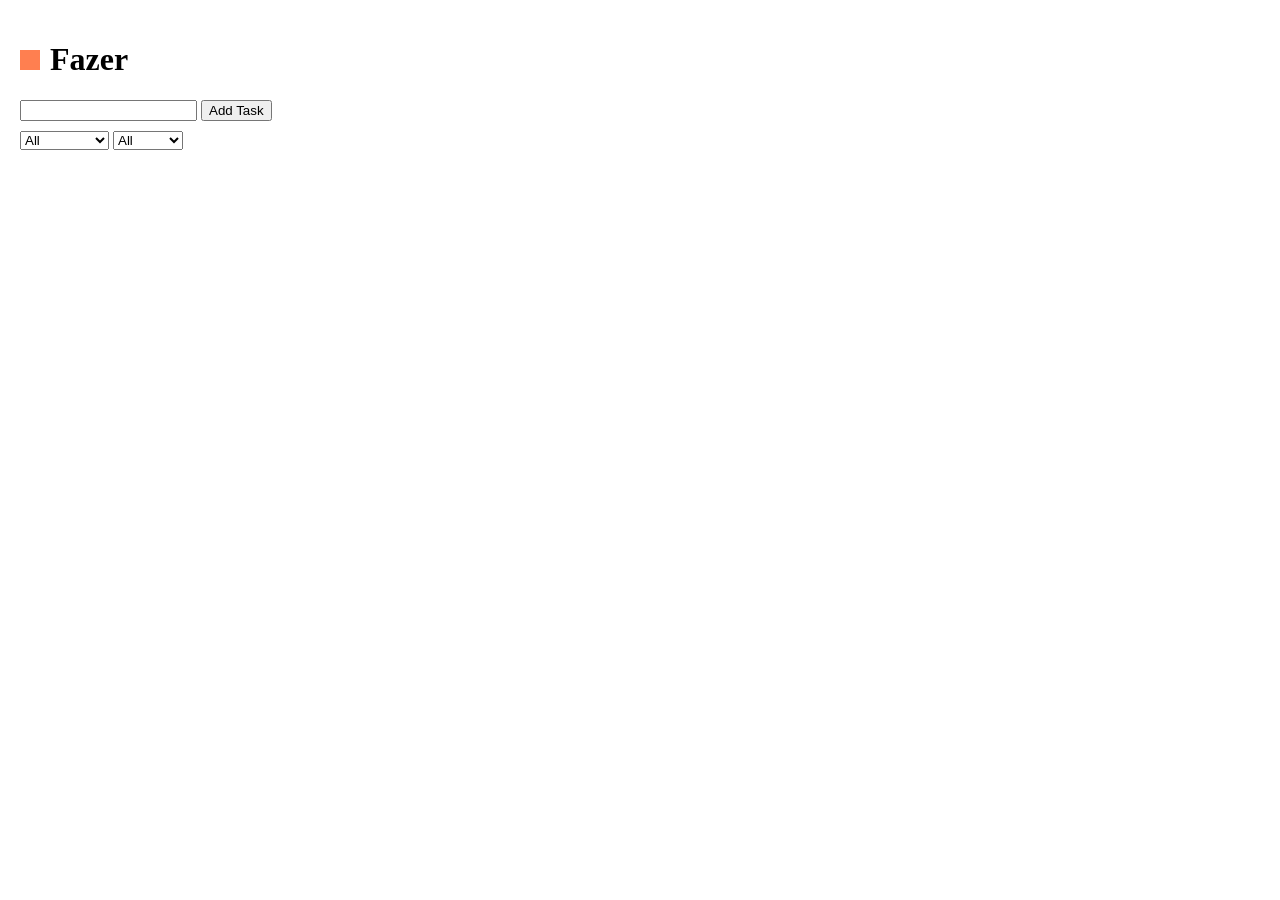
<file: index.html>
<!DOCTYPE html>
<html lang="en">

<head>
    <meta charset="UTF-8">
    <meta name="viewport" content="width=device-width, initial-scale=1.0">
    <title>Fazer</title>
    <link rel="stylesheet" href="style.css">
</head>

<body>
    <header>
        <div class="logo-area" style="display: flex; flex-direction: row; align-items: center; gap: 10px;">
            <div class="logo-icon" style="width: 20px; height: 20px; background-color: coral;"></div>
            <div class="logo-name">
                <h1>Fazer</h1>
            </div>
        </div>
    </header>
    <main>
        <dialog id="new-task-dialog" class="new-task-dialog">
            <div class="name-section">
                <label for="new-task-name">Name:</label>
                <input type="text" class="new-task-name" id="new-task-name">
            </div>
            <div class="priority-section">
                <label for="new-task-priority">Priority:</label>
                <select name="" id="new-task-priority">
                    <option value="" disabled selected>...</option>
                    <option value="High">High</option>
                    <option value="Medium">Medium</option>
                    <option value="Low">Low</option>
                    <option value="None">None</option>
                </select>
            </div>
            <button type="submit" command="close" commandFor="new-task-dialog" id="new-task-add-btn">Add task</button>
        </dialog>
        <dialog id="task-update-dialog" class="task-update-dialog">
            <h3>Update the task</h3>
            <div class="name-section">
                <label for="update-task-name">Name:</label>
                <input type="text" class="update-task-name" id="update-task-name">
            </div>
            <div class="priority-section">
                <label for="update-task-priority">Priority:</label>
                <select name="" id="update-task-priority">
                    <option value="" disabled selected>...</option>
                    <option value="High">High</option>
                    <option value="Medium">Medium</option>
                    <option value="Low">Low</option>
                    <option value="None">None</option>
                </select>
            </div>
            <button type="submit" command="close" commandFor="task-update-dialog" id="update-task-btn">Update task</button>
        </dialog>
        <div class="search-area">
            <div>
                <input type="search" name="search-box" id="search-box" class="search-box">
                <button class="add-task-btn" id="add-task-btn" commandFor="new-task-dialog" command="show-modal">Add Task</button> 
            </div>
            <div>
                <select name="status-filter" id="status-filter">
                    <option value="all" selected>All</option>
                    <option value="completed">Completed</option>
                    <option value="unchecked">Unchecked</option>
                </select>
                <select name="priority-filter" id="priority-filter">
                    <option value="all" selected>All</option>
                    <option value="high">High</option>
                    <option value="medium">Medium</option>
                    <option value="low">Low</option>
                    <option value="none">None</option>
                </select>
            </div>
        <div class="tasks-area" id="tasks-area"></div>
    </main>
</body>
<script type="module" src="src/scripts/app.js"></script>
</html>
</file>
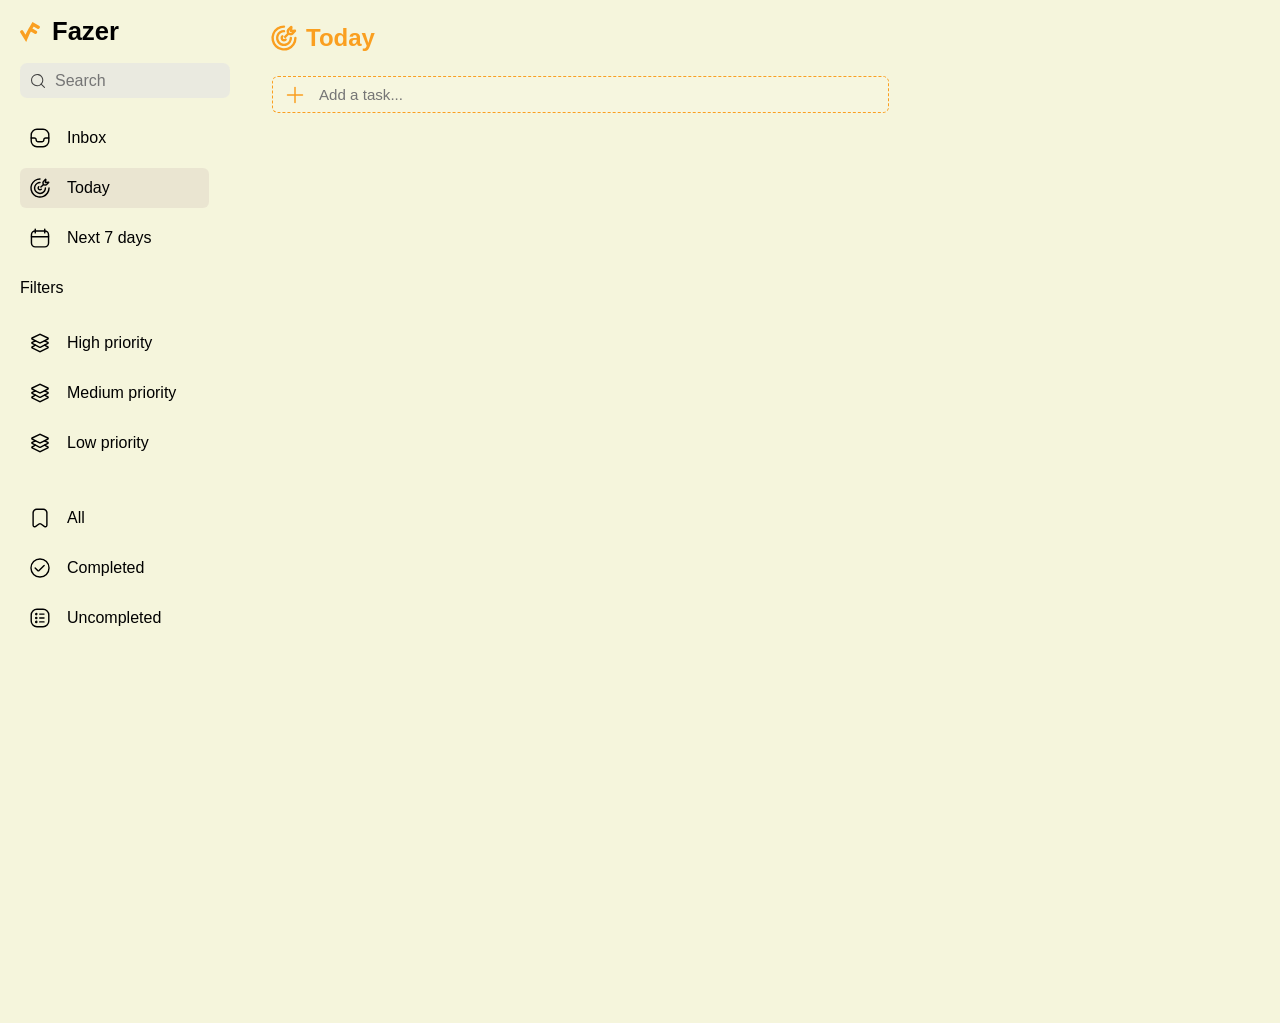
<file: frontend/index.html>
<!DOCTYPE html>
<html lang="en">

<head>
    <meta charset="UTF-8">
    <meta name="viewport" content="width=device-width, initial-scale=1.0">
    <title>Fazer</title>
    <link rel="stylesheet" href="styles/index.css">
    <link rel="icon" href="assets/fazer_logo.svg">
</head>

<body>
    <template id="task-template">
        <div class="task-template">
            <div>
                <input type="checkbox" name="" id="task-status" class="task-status">
                <input class="task-title" readonly></input> 
            </div>
            <div class="metadata-area">
                <div class="task-priority-area">
                    <p class="task-priority metadata"></p>
                    <select name="" class="task-priority-input input">
                        <option value="High">High priority</option>
                        <option value="Medium">Medium priority</option>
                        <option value="Low">Low priority</option>
                    </select>
                </div>
                <div class="task-date-area">
                    <p class="task-date metadata"></p>
                    <input type="date" name="" class="task-date-input input">
                </div>
            </div>
            <button class="confirm-btn">Confirm</button>
        </div>
    </template>

    <div id="sidebar-section">
        <div id="logo-area">
            <div class="block">
                <img src="assets/fazer_logo.svg" alt="" class="block">
            </div>
            <h1>Fazer</h1>
        </div>
        <div id="search-area">
            <svg width="24" height="24" viewBox="0 0 24 24" fill="none" xmlns="http://www.w3.org/2000/svg">
<path d="M10.7828 18.8276C12.3741 18.8298 13.9302 18.3601 15.2544 17.4781C16.5785 16.596 17.6112 15.3413 18.2216 13.8726C18.832 12.4039 18.9929 10.7872 18.6837 9.2271C18.3746 7.66702 17.6093 6.23364 16.4849 5.10831C15.3604 3.98299 13.9272 3.2163 12.3666 2.90525C10.8061 2.5942 9.18823 2.75277 7.71786 3.3609C6.24748 3.96902 4.99062 4.99937 4.10632 6.32158C3.22202 7.64379 2.75 9.19844 2.75 10.7888C2.75 12.919 3.59596 14.9621 5.10209 16.4693C6.60821 17.9766 8.65135 18.8248 10.7828 18.8276Z" stroke="currentColor" stroke-width="1.5" stroke-linecap="round" stroke-linejoin="round"/>
<path d="M16.4883 16.491L21.25 21.25" stroke="currentColor" stroke-width="1.5" stroke-linecap="round" stroke-linejoin="round"/>
</svg>

            <input type="search" name="search-box" id="search-box" placeholder="Search">
        </div>
        <div id="pages">
            <select class="filter-select" id="filter-date">
                <option value="today" selected>Today</option>
                <option value="inbox">Inbox</option>
                <option value="7days">Next 7 days</option>
            </select>
            <div id="top-pages-section">
                <div class="top-page page" id="inbox">
                    <svg class="page-icon" width="24" height="24" viewBox="0 0 24 24" fill="none" xmlns="http://www.w3.org/2000/svg">
        <path d="M2.75 12H6C6.53043 12 7.03914 12.2107 7.41421 12.5858C7.78929 12.9609 8 13.4696 8 14C8 14.5304 8.21071 15.0391 8.58579 15.4142C8.96086 15.7893 9.46957 16 10 16H14C14.5304 16 15.0391 15.7893 15.4142 15.4142C15.7893 15.0391 16 14.5304 16 14C16 13.4696 16.2107 12.9609 16.5858 12.5858C16.9609 12.2107 17.4696 12 18 12H21.25" stroke="currentColor" stroke-width="1.5" stroke-linecap="round" stroke-linejoin="round"/>
        <path d="M15.25 2.75H8.75C5.43629 2.75 2.75 5.43629 2.75 8.75V15.25C2.75 18.5637 5.43629 21.25 8.75 21.25H15.25C18.5637 21.25 21.25 18.5637 21.25 15.25V8.75C21.25 5.43629 18.5637 2.75 15.25 2.75Z" stroke="currentColor" stroke-width="1.5"/>
        </svg>
                    <p class="page-title">Inbox</p>
                </div>
                <div class="top-page page selected" id="today">
                    <svg class="page-icon" width="24" height="24" viewBox="0 0 24 24" fill="none" xmlns="http://www.w3.org/2000/svg">
    <path d="M10.6605 10.6605C10.3037 11.0152 10.1021 11.4969 10.1 12C10.1 12.5039 10.3002 12.9872 10.6565 13.3435C11.0128 13.6998 11.4961 13.9 12 13.9C12.5031 13.8979 12.9848 13.6963 13.3395 13.3395" stroke="currentColor" stroke-width="1.5" stroke-linecap="round" stroke-linejoin="round"/>
    <path d="M12 6.3C10.8726 6.3 9.7706 6.6343 8.83324 7.26063C7.89588 7.88695 7.1653 8.77717 6.73388 9.81871C6.30246 10.8602 6.18958 12.0063 6.40951 13.112C6.62945 14.2177 7.17232 15.2334 7.96948 16.0305C8.76664 16.8277 9.78228 17.3705 10.888 17.5905C11.9937 17.8104 13.1397 17.6975 14.1813 17.2661C15.2228 16.8347 16.113 16.1041 16.7394 15.1668C17.3657 14.2294 17.7 13.1274 17.7 12" stroke="currentColor" stroke-width="1.5" stroke-linecap="round" stroke-linejoin="round"/>
    <path d="M12 2.5C10.1211 2.5 8.28435 3.05717 6.72209 4.10104C5.15982 5.14491 3.94218 6.62861 3.22315 8.36451C2.50412 10.1004 2.31598 12.0105 2.68254 13.8534C3.0491 15.6962 3.95389 17.3889 5.28249 18.7175C6.61109 20.0461 8.30383 20.9509 10.1466 21.3175C11.9895 21.684 13.8996 21.4959 15.6355 20.7769C17.3714 20.0578 18.8551 18.8402 19.899 17.2779C20.9428 15.7156 21.5 13.8789 21.5 12" stroke="currentColor" stroke-width="1.5" stroke-linecap="round" stroke-linejoin="round"/>
    <path d="M15.5245 8.4755L12.95 11.05" stroke="currentColor" stroke-width="1.5" stroke-linecap="round" stroke-linejoin="round"/>
    <path d="M20.9395 5.84399L17.7 6.29999L18.156 3.0605C18.1596 3.02273 18.1517 2.98476 18.1335 2.95148C18.1153 2.9182 18.0876 2.89113 18.0538 2.87376C18.0201 2.85638 17.982 2.8495 17.9443 2.854C17.9066 2.8585 17.8712 2.87417 17.8425 2.899L15.6955 5.03649C15.475 5.25866 15.3127 5.53189 15.2232 5.83187C15.1337 6.13185 15.1197 6.4493 15.1825 6.75599L15.5245 8.47549L17.244 8.81749C17.5507 8.88026 17.8681 8.86627 18.1681 8.77677C18.4681 8.68727 18.7413 8.52504 18.9635 8.30449L21.101 6.15749C21.1258 6.12881 21.1415 6.09335 21.146 6.05568C21.1505 6.01802 21.1436 5.97987 21.1262 5.94614C21.1089 5.91242 21.0818 5.88467 21.0485 5.86646C21.0152 5.84826 20.9773 5.84043 20.9395 5.84399Z" stroke="currentColor" stroke-width="1.5" stroke-linecap="round" stroke-linejoin="round"/>
    </svg>

                    <p class="page-title">Today</p>
                </div>
                <div class="top-page page" id="7days">
                    <svg class="page-icon" width="24" height="24" viewBox="0 0 24 24" fill="none" xmlns="http://www.w3.org/2000/svg">
    <path d="M17 4.625H7C4.79086 4.625 3 6.41586 3 8.625V17.375C3 19.5841 4.79086 21.375 7 21.375H17C19.2091 21.375 21 19.5841 21 17.375V8.625C21 6.41586 19.2091 4.625 17 4.625Z" stroke="currentColor" stroke-width="1.5" stroke-linecap="round" stroke-linejoin="round"/>
    <path d="M3 10.625H21" stroke="currentColor" stroke-width="1.5" stroke-linecap="round" stroke-linejoin="round"/>
    <path d="M17 2.625V6.625" stroke="currentColor" stroke-width="1.5" stroke-linecap="round" stroke-linejoin="round"/>
    <path d="M7 2.625V6.625" stroke="currentColor" stroke-width="1.5" stroke-linecap="round" stroke-linejoin="round"/>
    </svg>
                    <p class="page-title">Next 7 days</p>
                </div>
            </div>
            <div id="filter-pages-section">
                <div id="priority-filter-section">
                    <div>
                        <p>Filters</p>
                        <select class="filter-select" id="filter-priority">
                            <option value="All" selected>All</option>
                            <option value="High">High Priority</option>
                            <option value="Medium">Medium Priority</option>
                            <option value="Low">Low Priority</option>
                        </select>
                    </div>
                    <div class="filter-item priority-options page" id="High">
                        <svg class="page-icon" width="24" height="24" viewBox="0 0 24 24" fill="none" xmlns="http://www.w3.org/2000/svg">
        <path d="M20.2702 7.79619L16.6593 9.67155L12.2679 11.908C12.1861 11.9539 12.0938 11.978 12 11.978C11.9062 11.978 11.8139 11.9539 11.7321 11.908L7.34072 9.67155L3.72978 7.79619C3.63181 7.74658 3.54951 7.67079 3.49201 7.57723C3.43451 7.48367 3.40408 7.37601 3.40408 7.26619C3.40408 7.15638 3.43451 7.04872 3.49201 6.95516C3.54951 6.8616 3.63181 6.78581 3.72978 6.7362L11.7437 2.81076C11.8233 2.77081 11.911 2.75 12 2.75C12.089 2.75 12.1767 2.77081 12.2563 2.81076L20.2702 6.7362C20.3682 6.78581 20.4505 6.8616 20.508 6.95516C20.5655 7.04872 20.5959 7.15638 20.5959 7.26619C20.5959 7.37601 20.5655 7.48367 20.508 7.57723C20.4505 7.67079 20.3682 7.74658 20.2702 7.79619Z" stroke="currentColor" stroke-width="1.5" stroke-linecap="round" stroke-linejoin="round"/>
        <path d="M7.34079 9.67154L3.72985 11.3955C3.63188 11.4451 3.54958 11.5209 3.49208 11.6144C3.43458 11.708 3.40415 11.8156 3.40415 11.9255C3.40415 12.0353 3.43458 12.1429 3.49208 12.2365C3.54958 12.3301 3.63188 12.4059 3.72985 12.4555L7.34079 14.3308L11.7322 16.5673C11.814 16.6132 11.9062 16.6373 12.0001 16.6373C12.0939 16.6373 12.1862 16.6132 12.268 16.5673L16.6593 14.3308L20.2703 12.4555C20.357 12.4024 20.4287 12.3279 20.4784 12.2392C20.5281 12.1505 20.5542 12.0505 20.5542 11.9488C20.5542 11.8471 20.5281 11.7471 20.4784 11.6583C20.4287 11.5696 20.357 11.4952 20.2703 11.4421L16.6593 9.67154" stroke="currentColor" stroke-width="1.5" stroke-linecap="round" stroke-linejoin="round"/>
        <path d="M7.34079 14.3308L3.72985 16.0548C3.63188 16.1044 3.54958 16.1802 3.49208 16.2737C3.43458 16.3673 3.40415 16.475 3.40415 16.5848C3.40415 16.6946 3.43458 16.8022 3.49208 16.8958C3.54958 16.9894 3.63188 17.0652 3.72985 17.1148L11.7322 21.18C11.814 21.2259 11.9062 21.25 12.0001 21.25C12.0939 21.25 12.1862 21.2259 12.268 21.18L20.2703 17.1148C20.357 17.0617 20.4287 16.9872 20.4784 16.8985C20.5281 16.8098 20.5542 16.7098 20.5542 16.6081C20.5542 16.5064 20.5281 16.4064 20.4784 16.3176C20.4287 16.2289 20.357 16.1545 20.2703 16.1014L16.6593 14.3308" stroke="currentColor" stroke-width="1.5" stroke-linecap="round" stroke-linejoin="round"/>
        </svg>
                        <p class="page-title">High priority</p>
                    </div>
                    <div class="filter-item priority-options page" id="Medium">
                        <svg class="page-icon" width="24" height="24" viewBox="0 0 24 24" fill="none" xmlns="http://www.w3.org/2000/svg">
        <path d="M20.2702 7.79619L16.6593 9.67155L12.2679 11.908C12.1861 11.9539 12.0938 11.978 12 11.978C11.9062 11.978 11.8139 11.9539 11.7321 11.908L7.34072 9.67155L3.72978 7.79619C3.63181 7.74658 3.54951 7.67079 3.49201 7.57723C3.43451 7.48367 3.40408 7.37601 3.40408 7.26619C3.40408 7.15638 3.43451 7.04872 3.49201 6.95516C3.54951 6.8616 3.63181 6.78581 3.72978 6.7362L11.7437 2.81076C11.8233 2.77081 11.911 2.75 12 2.75C12.089 2.75 12.1767 2.77081 12.2563 2.81076L20.2702 6.7362C20.3682 6.78581 20.4505 6.8616 20.508 6.95516C20.5655 7.04872 20.5959 7.15638 20.5959 7.26619C20.5959 7.37601 20.5655 7.48367 20.508 7.57723C20.4505 7.67079 20.3682 7.74658 20.2702 7.79619Z" stroke="currentColor" stroke-width="1.5" stroke-linecap="round" stroke-linejoin="round"/>
        <path d="M7.34079 9.67154L3.72985 11.3955C3.63188 11.4451 3.54958 11.5209 3.49208 11.6144C3.43458 11.708 3.40415 11.8156 3.40415 11.9255C3.40415 12.0353 3.43458 12.1429 3.49208 12.2365C3.54958 12.3301 3.63188 12.4059 3.72985 12.4555L7.34079 14.3308L11.7322 16.5673C11.814 16.6132 11.9062 16.6373 12.0001 16.6373C12.0939 16.6373 12.1862 16.6132 12.268 16.5673L16.6593 14.3308L20.2703 12.4555C20.357 12.4024 20.4287 12.3279 20.4784 12.2392C20.5281 12.1505 20.5542 12.0505 20.5542 11.9488C20.5542 11.8471 20.5281 11.7471 20.4784 11.6583C20.4287 11.5696 20.357 11.4952 20.2703 11.4421L16.6593 9.67154" stroke="currentColor" stroke-width="1.5" stroke-linecap="round" stroke-linejoin="round"/>
        <path d="M7.34079 14.3308L3.72985 16.0548C3.63188 16.1044 3.54958 16.1802 3.49208 16.2737C3.43458 16.3673 3.40415 16.475 3.40415 16.5848C3.40415 16.6946 3.43458 16.8022 3.49208 16.8958C3.54958 16.9894 3.63188 17.0652 3.72985 17.1148L11.7322 21.18C11.814 21.2259 11.9062 21.25 12.0001 21.25C12.0939 21.25 12.1862 21.2259 12.268 21.18L20.2703 17.1148C20.357 17.0617 20.4287 16.9872 20.4784 16.8985C20.5281 16.8098 20.5542 16.7098 20.5542 16.6081C20.5542 16.5064 20.5281 16.4064 20.4784 16.3176C20.4287 16.2289 20.357 16.1545 20.2703 16.1014L16.6593 14.3308" stroke="currentColor" stroke-width="1.5" stroke-linecap="round" stroke-linejoin="round"/>
        </svg>
                        <p class="page-title">Medium priority</p>
                    </div>
                    <div class="filter-item priority-options page" id="Low">
                        <svg class="page-icon" width="24" height="24" viewBox="0 0 24 24" fill="none" xmlns="http://www.w3.org/2000/svg">
        <path d="M20.2702 7.79619L16.6593 9.67155L12.2679 11.908C12.1861 11.9539 12.0938 11.978 12 11.978C11.9062 11.978 11.8139 11.9539 11.7321 11.908L7.34072 9.67155L3.72978 7.79619C3.63181 7.74658 3.54951 7.67079 3.49201 7.57723C3.43451 7.48367 3.40408 7.37601 3.40408 7.26619C3.40408 7.15638 3.43451 7.04872 3.49201 6.95516C3.54951 6.8616 3.63181 6.78581 3.72978 6.7362L11.7437 2.81076C11.8233 2.77081 11.911 2.75 12 2.75C12.089 2.75 12.1767 2.77081 12.2563 2.81076L20.2702 6.7362C20.3682 6.78581 20.4505 6.8616 20.508 6.95516C20.5655 7.04872 20.5959 7.15638 20.5959 7.26619C20.5959 7.37601 20.5655 7.48367 20.508 7.57723C20.4505 7.67079 20.3682 7.74658 20.2702 7.79619Z" stroke="currentColor" stroke-width="1.5" stroke-linecap="round" stroke-linejoin="round"/>
        <path d="M7.34079 9.67154L3.72985 11.3955C3.63188 11.4451 3.54958 11.5209 3.49208 11.6144C3.43458 11.708 3.40415 11.8156 3.40415 11.9255C3.40415 12.0353 3.43458 12.1429 3.49208 12.2365C3.54958 12.3301 3.63188 12.4059 3.72985 12.4555L7.34079 14.3308L11.7322 16.5673C11.814 16.6132 11.9062 16.6373 12.0001 16.6373C12.0939 16.6373 12.1862 16.6132 12.268 16.5673L16.6593 14.3308L20.2703 12.4555C20.357 12.4024 20.4287 12.3279 20.4784 12.2392C20.5281 12.1505 20.5542 12.0505 20.5542 11.9488C20.5542 11.8471 20.5281 11.7471 20.4784 11.6583C20.4287 11.5696 20.357 11.4952 20.2703 11.4421L16.6593 9.67154" stroke="currentColor" stroke-width="1.5" stroke-linecap="round" stroke-linejoin="round"/>
        <path d="M7.34079 14.3308L3.72985 16.0548C3.63188 16.1044 3.54958 16.1802 3.49208 16.2737C3.43458 16.3673 3.40415 16.475 3.40415 16.5848C3.40415 16.6946 3.43458 16.8022 3.49208 16.8958C3.54958 16.9894 3.63188 17.0652 3.72985 17.1148L11.7322 21.18C11.814 21.2259 11.9062 21.25 12.0001 21.25C12.0939 21.25 12.1862 21.2259 12.268 21.18L20.2703 17.1148C20.357 17.0617 20.4287 16.9872 20.4784 16.8985C20.5281 16.8098 20.5542 16.7098 20.5542 16.6081C20.5542 16.5064 20.5281 16.4064 20.4784 16.3176C20.4287 16.2289 20.357 16.1545 20.2703 16.1014L16.6593 14.3308" stroke="currentColor" stroke-width="1.5" stroke-linecap="round" stroke-linejoin="round"/>
        </svg>
                        <p class="page-title">Low priority</p>
                    </div>
                </div>
                <div id="status-filter-section">
                    <div>
                        <select class="filter-select" id="filter-status">
                            <option value="all">All</option>
                            <option value="completed"></option>
                            <option value="uncompleted" selected>Uncompleted</option>
                        </select>
                    </div>
                    <div class="filter-item status-options page" id="all">
                        <svg class="page-icon" width="24" height="24" viewBox="0 0 24 24" fill="none" xmlns="http://www.w3.org/2000/svg">
    <path d="M10.94 18.339L7.51 20.8869C7.26537 21.0782 6.9732 21.1993 6.66487 21.2372C6.35654 21.2751 6.0437 21.2284 5.75995 21.102C5.4762 20.9757 5.23225 20.7745 5.05432 20.5201C4.87638 20.2656 4.77118 19.9676 4.75 19.6579V6.34928C4.78647 5.35977 5.21452 4.42518 5.94014 3.75077C6.66575 3.07636 7.6296 2.71726 8.62 2.75235H15.38C16.3704 2.71726 17.3342 3.07636 18.0599 3.75077C18.7855 4.42518 19.2135 5.35977 19.25 6.34928V19.6579C19.2288 19.9676 19.1236 20.2656 18.9457 20.5201C18.7677 20.7745 18.5238 20.9757 18.24 21.102C17.9563 21.2284 17.6435 21.2751 17.3351 21.2372C17.0268 21.1993 16.7346 21.0782 16.49 20.8869L13.06 18.339C12.7521 18.1149 12.381 17.9941 12 17.9941C11.619 17.9941 11.2479 18.1149 10.94 18.339Z" stroke="currentColor" stroke-width="1.5" stroke-linecap="round" stroke-linejoin="round"/>
    </svg>

                        <p class="page-title">All</p>
                    </div>
                    <div class="filter-item status-options page" id="completed">
                        <svg class="page-icon" width="24" height="24" viewBox="0 0 24 24" fill="none" xmlns="http://www.w3.org/2000/svg">
    <path d="M6.90009 12.0865L9.56354 14.75C9.65723 14.8447 9.76881 14.92 9.89185 14.9714C10.0148 15.0228 10.1468 15.0493 10.2801 15.0493C10.4134 15.0493 10.5454 15.0228 10.6684 14.9714C10.7914 14.92 10.903 14.8447 10.9967 14.75L16.3641 9.38245" stroke="currentColor" stroke-width="1.5" stroke-linecap="round" stroke-linejoin="round"/>
    <path d="M12 21.5C17.2467 21.5 21.5 17.2467 21.5 12C21.5 6.7533 17.2467 2.5 12 2.5C6.7533 2.5 2.5 6.7533 2.5 12C2.5 17.2467 6.7533 21.5 12 21.5Z" stroke="currentColor" stroke-width="1.5" stroke-linecap="round" stroke-linejoin="round"/>
    </svg>

                        <p class="page-title">Completed</p>
                    </div>
                    <div class="filter-item status-options page" id="uncompleted">
                        <svg class="page-icon" width="24" height="24" viewBox="0 0 24 24" fill="none" xmlns="http://www.w3.org/2000/svg">
    <path d="M11.6918 7.88889H16.212" stroke="currentColor" stroke-width="1.5" stroke-linecap="round" stroke-linejoin="round"/>
    <path d="M11.6918 12H16.212" stroke="currentColor" stroke-width="1.5" stroke-linecap="round" stroke-linejoin="round"/>
    <path d="M11.6918 16.1111H16.212" stroke="currentColor" stroke-width="1.5" stroke-linecap="round" stroke-linejoin="round"/>
    <path d="M8.06625 8.50555C8.40683 8.50555 8.68292 8.22946 8.68292 7.88888C8.68292 7.54831 8.40683 7.27222 8.06625 7.27222C7.72568 7.27222 7.44958 7.54831 7.44958 7.88888C7.44958 8.22946 7.72568 8.50555 8.06625 8.50555Z" stroke="currentColor" stroke-width="1.5" stroke-linecap="round" stroke-linejoin="round"/>
    <path d="M8.06625 12.6167C8.40683 12.6167 8.68292 12.3406 8.68292 12C8.68292 11.6594 8.40683 11.3833 8.06625 11.3833C7.72568 11.3833 7.44958 11.6594 7.44958 12C7.44958 12.3406 7.72568 12.6167 8.06625 12.6167Z" stroke="currentColor" stroke-width="1.5" stroke-linecap="round" stroke-linejoin="round"/>
    <path d="M8.06625 16.7278C8.40683 16.7278 8.68292 16.4517 8.68292 16.1111C8.68292 15.7705 8.40683 15.4944 8.06625 15.4944C7.72568 15.4944 7.44958 15.7705 7.44958 16.1111C7.44958 16.4517 7.72568 16.7278 8.06625 16.7278Z" stroke="currentColor" stroke-width="1.5" stroke-linecap="round" stroke-linejoin="round"/>
    <rect x="2.75" y="2.75" width="18.5" height="18.5" rx="6" stroke="currentColor" stroke-width="1.5"/>
    </svg>

                        <p class="page-title">Uncompleted</p>
                    </div>
                </div>
            </div>
        </div>
    </div>
    <div id="main-section">
        <div id="header-area">
            <div id="title-area">
                <svg id="main-icon" width="24" height="24" viewBox="0 0 24 24" fill="none" xmlns="http://www.w3.org/2000/svg">
                    <path d="M10.6605 10.6605C10.3037 11.0152 10.1021 11.4969 10.1 12C10.1 12.5039 10.3002 12.9872 10.6565 13.3435C11.0128 13.6998 11.4961 13.9 12 13.9C12.5031 13.8979 12.9848 13.6963 13.3395 13.3395" stroke="currentColor" stroke-width="1.5" stroke-linecap="round" stroke-linejoin="round"/>
                    <path d="M12 6.3C10.8726 6.3 9.7706 6.6343 8.83324 7.26063C7.89588 7.88695 7.1653 8.77717 6.73388 9.81871C6.30246 10.8602 6.18958 12.0063 6.40951 13.112C6.62945 14.2177 7.17232 15.2334 7.96948 16.0305C8.76664 16.8277 9.78228 17.3705 10.888 17.5905C11.9937 17.8104 13.1397 17.6975 14.1813 17.2661C15.2228 16.8347 16.113 16.1041 16.7394 15.1668C17.3657 14.2294 17.7 13.1274 17.7 12" stroke="currentColor" stroke-width="1.5" stroke-linecap="round" stroke-linejoin="round"/>
                    <path d="M12 2.5C10.1211 2.5 8.28435 3.05717 6.72209 4.10104C5.15982 5.14491 3.94218 6.62861 3.22315 8.36451C2.50412 10.1004 2.31598 12.0105 2.68254 13.8534C3.0491 15.6962 3.95389 17.3889 5.28249 18.7175C6.61109 20.0461 8.30383 20.9509 10.1466 21.3175C11.9895 21.684 13.8996 21.4959 15.6355 20.7769C17.3714 20.0578 18.8551 18.8402 19.899 17.2779C20.9428 15.7156 21.5 13.8789 21.5 12" stroke="currentColor" stroke-width="1.5" stroke-linecap="round" stroke-linejoin="round"/>
                    <path d="M15.5245 8.4755L12.95 11.05" stroke="currentColor" stroke-width="1.5" stroke-linecap="round" stroke-linejoin="round"/>
                    <path d="M20.9395 5.84399L17.7 6.29999L18.156 3.0605C18.1596 3.02273 18.1517 2.98476 18.1335 2.95148C18.1153 2.9182 18.0876 2.89113 18.0538 2.87376C18.0201 2.85638 17.982 2.8495 17.9443 2.854C17.9066 2.8585 17.8712 2.87417 17.8425 2.899L15.6955 5.03649C15.475 5.25866 15.3127 5.53189 15.2232 5.83187C15.1337 6.13185 15.1197 6.4493 15.1825 6.75599L15.5245 8.47549L17.244 8.81749C17.5507 8.88026 17.8681 8.86627 18.1681 8.77677C18.4681 8.68727 18.7413 8.52504 18.9635 8.30449L21.101 6.15749C21.1258 6.12881 21.1415 6.09335 21.146 6.05568C21.1505 6.01802 21.1436 5.97987 21.1262 5.94614C21.1089 5.91242 21.0818 5.88467 21.0485 5.86646C21.0152 5.84826 20.9773 5.84043 20.9395 5.84399Z" stroke="currentColor" stroke-width="1.5" stroke-linecap="round" stroke-linejoin="round"/>
                </svg>
                <p id="main-title">Today</p>
            </div>
        </div>
        <div id="task-btn-area">
            <div id="task-btn-header">
                <svg id="task-btn-icon" width="24" height="24" viewBox="0 0 24 24" fill="none" xmlns="http://www.w3.org/2000/svg">
                    <path d="M12 4.5V19.5" stroke="currentColor" stroke-width="1.5" stroke-linecap="round" stroke-linejoin="round"/>
                    <path d="M19.5 12H4.5" stroke="currentColor" stroke-width="1.5" stroke-linecap="round" stroke-linejoin="round"/>
                </svg>
                <input type="text" name="" id="task-btn-text" placeholder="Add a task...">
            </div>
            <div id="task-btn-details">
                <div id="task-btn-calendar-area" class="propriety">
                    <p id="task-btn-text-calendar">📅 <span class="header-btn-task-text">Date</span></p>
                    <input type="date" name="" id="task-btn-calendar">
                </div>
                <div id="task-btn-priority-area" class="propriety">
                    <p id="task-btn-text-priority">🚩 <span class="header-btn-task-text">Priority</span></p>
                    <select name="" id="task-btn-priority">
                        <option value="" selected disabled>...</option>
                        <option value="High">High priority</option>
                        <option value="Medium">Medium priority</option>
                        <option value="Low">Low priority</option>
                    </select>
                </div>
                <button id="task-add-btn">+ Add task</button>
            </div>
        </div>
        <div id="tasks-area">
        </div>
        <div id="menu-context">
            <div class="menu-option" id="edit-task-btn">
                <p>Edit task</p>
            </div>
            <div class="menu-option" id="delete-task-btn">
                <p>Delete task</p>
            </div>
        </div>
    </div>
</body>
<script type="module" src="scripts/app.js"></script>
</html>
</file>
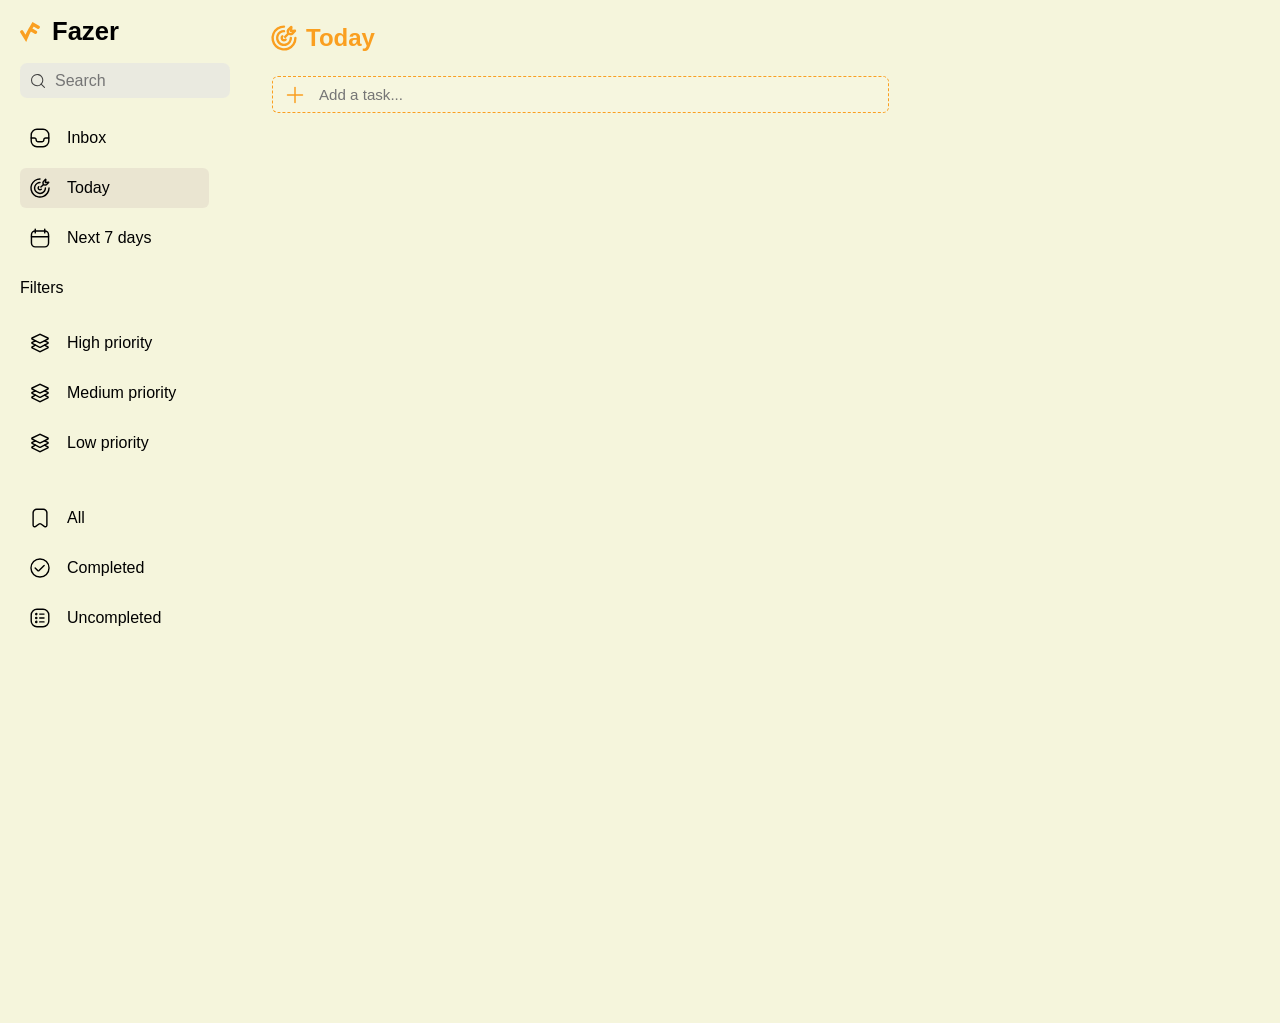
<file: frontend/pages/index.html>
<!DOCTYPE html>
<html lang="en">

<head>
    <meta charset="UTF-8">
    <meta name="viewport" content="width=device-width, initial-scale=1.0">
    <title>Fazer</title>
    <link rel="stylesheet" href="../styles/index.css">
    <link rel="icon" href="../assets/fazer_logo.svg">
</head>

<body>

    <template id="task-template">
        <div class="task-template">
            <div>
                <input type="checkbox" name="" id="task-status" class="task-status">
                <input class="task-title" readonly></input> 
            </div>
            <div class="metadata-area">
                <div class="task-priority-area">
                    <p class="task-priority metadata"></p>
                    <select name="" class="task-priority-input input">
                        <option value="High">High priority</option>
                        <option value="Medium">Medium priority</option>
                        <option value="Low">Low priority</option>
                    </select>
                </div>
                <div class="task-date-area">
                    <p class="task-date metadata"></p>
                    <input type="date" name="" class="task-date-input input">
                </div>
            </div>
            <button class="confirm-btn">Confirm</button>
        </div>
    </template>

    <div id="sidebar-section">
        <div id="logo-area">
            <div class="block">
                <img src="../assets/fazer_logo.svg" alt="" class="block">
            </div>
            <h1>Fazer</h1>
        </div>
        <div id="search-area">
            <svg width="24" height="24" viewBox="0 0 24 24" fill="none" xmlns="http://www.w3.org/2000/svg">
<path d="M10.7828 18.8276C12.3741 18.8298 13.9302 18.3601 15.2544 17.4781C16.5785 16.596 17.6112 15.3413 18.2216 13.8726C18.832 12.4039 18.9929 10.7872 18.6837 9.2271C18.3746 7.66702 17.6093 6.23364 16.4849 5.10831C15.3604 3.98299 13.9272 3.2163 12.3666 2.90525C10.8061 2.5942 9.18823 2.75277 7.71786 3.3609C6.24748 3.96902 4.99062 4.99937 4.10632 6.32158C3.22202 7.64379 2.75 9.19844 2.75 10.7888C2.75 12.919 3.59596 14.9621 5.10209 16.4693C6.60821 17.9766 8.65135 18.8248 10.7828 18.8276Z" stroke="currentColor" stroke-width="1.5" stroke-linecap="round" stroke-linejoin="round"/>
<path d="M16.4883 16.491L21.25 21.25" stroke="currentColor" stroke-width="1.5" stroke-linecap="round" stroke-linejoin="round"/>
</svg>

            <input type="search" name="search-box" id="search-box" placeholder="Search">
        </div>
        <div id="pages">
            <select class="filter-select" id="filter-date">
                <option value="today" selected>Today</option>
                <option value="inbox">Inbox</option>
                <option value="7days">Next 7 days</option>
            </select>
            <div id="top-pages-section">
                <div class="top-page page" id="inbox">
                    <svg class="page-icon" width="24" height="24" viewBox="0 0 24 24" fill="none" xmlns="http://www.w3.org/2000/svg">
        <path d="M2.75 12H6C6.53043 12 7.03914 12.2107 7.41421 12.5858C7.78929 12.9609 8 13.4696 8 14C8 14.5304 8.21071 15.0391 8.58579 15.4142C8.96086 15.7893 9.46957 16 10 16H14C14.5304 16 15.0391 15.7893 15.4142 15.4142C15.7893 15.0391 16 14.5304 16 14C16 13.4696 16.2107 12.9609 16.5858 12.5858C16.9609 12.2107 17.4696 12 18 12H21.25" stroke="currentColor" stroke-width="1.5" stroke-linecap="round" stroke-linejoin="round"/>
        <path d="M15.25 2.75H8.75C5.43629 2.75 2.75 5.43629 2.75 8.75V15.25C2.75 18.5637 5.43629 21.25 8.75 21.25H15.25C18.5637 21.25 21.25 18.5637 21.25 15.25V8.75C21.25 5.43629 18.5637 2.75 15.25 2.75Z" stroke="currentColor" stroke-width="1.5"/>
        </svg>
                    <p class="page-title">Inbox</p>
                </div>
                <div class="top-page page selected" id="today">
                    <svg class="page-icon" width="24" height="24" viewBox="0 0 24 24" fill="none" xmlns="http://www.w3.org/2000/svg">
    <path d="M10.6605 10.6605C10.3037 11.0152 10.1021 11.4969 10.1 12C10.1 12.5039 10.3002 12.9872 10.6565 13.3435C11.0128 13.6998 11.4961 13.9 12 13.9C12.5031 13.8979 12.9848 13.6963 13.3395 13.3395" stroke="currentColor" stroke-width="1.5" stroke-linecap="round" stroke-linejoin="round"/>
    <path d="M12 6.3C10.8726 6.3 9.7706 6.6343 8.83324 7.26063C7.89588 7.88695 7.1653 8.77717 6.73388 9.81871C6.30246 10.8602 6.18958 12.0063 6.40951 13.112C6.62945 14.2177 7.17232 15.2334 7.96948 16.0305C8.76664 16.8277 9.78228 17.3705 10.888 17.5905C11.9937 17.8104 13.1397 17.6975 14.1813 17.2661C15.2228 16.8347 16.113 16.1041 16.7394 15.1668C17.3657 14.2294 17.7 13.1274 17.7 12" stroke="currentColor" stroke-width="1.5" stroke-linecap="round" stroke-linejoin="round"/>
    <path d="M12 2.5C10.1211 2.5 8.28435 3.05717 6.72209 4.10104C5.15982 5.14491 3.94218 6.62861 3.22315 8.36451C2.50412 10.1004 2.31598 12.0105 2.68254 13.8534C3.0491 15.6962 3.95389 17.3889 5.28249 18.7175C6.61109 20.0461 8.30383 20.9509 10.1466 21.3175C11.9895 21.684 13.8996 21.4959 15.6355 20.7769C17.3714 20.0578 18.8551 18.8402 19.899 17.2779C20.9428 15.7156 21.5 13.8789 21.5 12" stroke="currentColor" stroke-width="1.5" stroke-linecap="round" stroke-linejoin="round"/>
    <path d="M15.5245 8.4755L12.95 11.05" stroke="currentColor" stroke-width="1.5" stroke-linecap="round" stroke-linejoin="round"/>
    <path d="M20.9395 5.84399L17.7 6.29999L18.156 3.0605C18.1596 3.02273 18.1517 2.98476 18.1335 2.95148C18.1153 2.9182 18.0876 2.89113 18.0538 2.87376C18.0201 2.85638 17.982 2.8495 17.9443 2.854C17.9066 2.8585 17.8712 2.87417 17.8425 2.899L15.6955 5.03649C15.475 5.25866 15.3127 5.53189 15.2232 5.83187C15.1337 6.13185 15.1197 6.4493 15.1825 6.75599L15.5245 8.47549L17.244 8.81749C17.5507 8.88026 17.8681 8.86627 18.1681 8.77677C18.4681 8.68727 18.7413 8.52504 18.9635 8.30449L21.101 6.15749C21.1258 6.12881 21.1415 6.09335 21.146 6.05568C21.1505 6.01802 21.1436 5.97987 21.1262 5.94614C21.1089 5.91242 21.0818 5.88467 21.0485 5.86646C21.0152 5.84826 20.9773 5.84043 20.9395 5.84399Z" stroke="currentColor" stroke-width="1.5" stroke-linecap="round" stroke-linejoin="round"/>
    </svg>

                    <p class="page-title">Today</p>
                </div>
                <div class="top-page page" id="7days">
                    <svg class="page-icon" width="24" height="24" viewBox="0 0 24 24" fill="none" xmlns="http://www.w3.org/2000/svg">
    <path d="M17 4.625H7C4.79086 4.625 3 6.41586 3 8.625V17.375C3 19.5841 4.79086 21.375 7 21.375H17C19.2091 21.375 21 19.5841 21 17.375V8.625C21 6.41586 19.2091 4.625 17 4.625Z" stroke="currentColor" stroke-width="1.5" stroke-linecap="round" stroke-linejoin="round"/>
    <path d="M3 10.625H21" stroke="currentColor" stroke-width="1.5" stroke-linecap="round" stroke-linejoin="round"/>
    <path d="M17 2.625V6.625" stroke="currentColor" stroke-width="1.5" stroke-linecap="round" stroke-linejoin="round"/>
    <path d="M7 2.625V6.625" stroke="currentColor" stroke-width="1.5" stroke-linecap="round" stroke-linejoin="round"/>
    </svg>
                    <p class="page-title">Next 7 days</p>
                </div>
            </div>
            <div id="filter-pages-section">
                <div id="priority-filter-section">
                    <div>
                        <p>Filters</p>
                        <select class="filter-select" id="filter-priority">
                            <option value="All" selected>All</option>
                            <option value="High">High Priority</option>
                            <option value="Medium">Medium Priority</option>
                            <option value="Low">Low Priority</option>
                        </select>
                    </div>
                    <div class="filter-item priority-options page" id="High">
                        <svg class="page-icon" width="24" height="24" viewBox="0 0 24 24" fill="none" xmlns="http://www.w3.org/2000/svg">
        <path d="M20.2702 7.79619L16.6593 9.67155L12.2679 11.908C12.1861 11.9539 12.0938 11.978 12 11.978C11.9062 11.978 11.8139 11.9539 11.7321 11.908L7.34072 9.67155L3.72978 7.79619C3.63181 7.74658 3.54951 7.67079 3.49201 7.57723C3.43451 7.48367 3.40408 7.37601 3.40408 7.26619C3.40408 7.15638 3.43451 7.04872 3.49201 6.95516C3.54951 6.8616 3.63181 6.78581 3.72978 6.7362L11.7437 2.81076C11.8233 2.77081 11.911 2.75 12 2.75C12.089 2.75 12.1767 2.77081 12.2563 2.81076L20.2702 6.7362C20.3682 6.78581 20.4505 6.8616 20.508 6.95516C20.5655 7.04872 20.5959 7.15638 20.5959 7.26619C20.5959 7.37601 20.5655 7.48367 20.508 7.57723C20.4505 7.67079 20.3682 7.74658 20.2702 7.79619Z" stroke="currentColor" stroke-width="1.5" stroke-linecap="round" stroke-linejoin="round"/>
        <path d="M7.34079 9.67154L3.72985 11.3955C3.63188 11.4451 3.54958 11.5209 3.49208 11.6144C3.43458 11.708 3.40415 11.8156 3.40415 11.9255C3.40415 12.0353 3.43458 12.1429 3.49208 12.2365C3.54958 12.3301 3.63188 12.4059 3.72985 12.4555L7.34079 14.3308L11.7322 16.5673C11.814 16.6132 11.9062 16.6373 12.0001 16.6373C12.0939 16.6373 12.1862 16.6132 12.268 16.5673L16.6593 14.3308L20.2703 12.4555C20.357 12.4024 20.4287 12.3279 20.4784 12.2392C20.5281 12.1505 20.5542 12.0505 20.5542 11.9488C20.5542 11.8471 20.5281 11.7471 20.4784 11.6583C20.4287 11.5696 20.357 11.4952 20.2703 11.4421L16.6593 9.67154" stroke="currentColor" stroke-width="1.5" stroke-linecap="round" stroke-linejoin="round"/>
        <path d="M7.34079 14.3308L3.72985 16.0548C3.63188 16.1044 3.54958 16.1802 3.49208 16.2737C3.43458 16.3673 3.40415 16.475 3.40415 16.5848C3.40415 16.6946 3.43458 16.8022 3.49208 16.8958C3.54958 16.9894 3.63188 17.0652 3.72985 17.1148L11.7322 21.18C11.814 21.2259 11.9062 21.25 12.0001 21.25C12.0939 21.25 12.1862 21.2259 12.268 21.18L20.2703 17.1148C20.357 17.0617 20.4287 16.9872 20.4784 16.8985C20.5281 16.8098 20.5542 16.7098 20.5542 16.6081C20.5542 16.5064 20.5281 16.4064 20.4784 16.3176C20.4287 16.2289 20.357 16.1545 20.2703 16.1014L16.6593 14.3308" stroke="currentColor" stroke-width="1.5" stroke-linecap="round" stroke-linejoin="round"/>
        </svg>
                        <p class="page-title">High priority</p>
                    </div>
                    <div class="filter-item priority-options page" id="Medium">
                        <svg class="page-icon" width="24" height="24" viewBox="0 0 24 24" fill="none" xmlns="http://www.w3.org/2000/svg">
        <path d="M20.2702 7.79619L16.6593 9.67155L12.2679 11.908C12.1861 11.9539 12.0938 11.978 12 11.978C11.9062 11.978 11.8139 11.9539 11.7321 11.908L7.34072 9.67155L3.72978 7.79619C3.63181 7.74658 3.54951 7.67079 3.49201 7.57723C3.43451 7.48367 3.40408 7.37601 3.40408 7.26619C3.40408 7.15638 3.43451 7.04872 3.49201 6.95516C3.54951 6.8616 3.63181 6.78581 3.72978 6.7362L11.7437 2.81076C11.8233 2.77081 11.911 2.75 12 2.75C12.089 2.75 12.1767 2.77081 12.2563 2.81076L20.2702 6.7362C20.3682 6.78581 20.4505 6.8616 20.508 6.95516C20.5655 7.04872 20.5959 7.15638 20.5959 7.26619C20.5959 7.37601 20.5655 7.48367 20.508 7.57723C20.4505 7.67079 20.3682 7.74658 20.2702 7.79619Z" stroke="currentColor" stroke-width="1.5" stroke-linecap="round" stroke-linejoin="round"/>
        <path d="M7.34079 9.67154L3.72985 11.3955C3.63188 11.4451 3.54958 11.5209 3.49208 11.6144C3.43458 11.708 3.40415 11.8156 3.40415 11.9255C3.40415 12.0353 3.43458 12.1429 3.49208 12.2365C3.54958 12.3301 3.63188 12.4059 3.72985 12.4555L7.34079 14.3308L11.7322 16.5673C11.814 16.6132 11.9062 16.6373 12.0001 16.6373C12.0939 16.6373 12.1862 16.6132 12.268 16.5673L16.6593 14.3308L20.2703 12.4555C20.357 12.4024 20.4287 12.3279 20.4784 12.2392C20.5281 12.1505 20.5542 12.0505 20.5542 11.9488C20.5542 11.8471 20.5281 11.7471 20.4784 11.6583C20.4287 11.5696 20.357 11.4952 20.2703 11.4421L16.6593 9.67154" stroke="currentColor" stroke-width="1.5" stroke-linecap="round" stroke-linejoin="round"/>
        <path d="M7.34079 14.3308L3.72985 16.0548C3.63188 16.1044 3.54958 16.1802 3.49208 16.2737C3.43458 16.3673 3.40415 16.475 3.40415 16.5848C3.40415 16.6946 3.43458 16.8022 3.49208 16.8958C3.54958 16.9894 3.63188 17.0652 3.72985 17.1148L11.7322 21.18C11.814 21.2259 11.9062 21.25 12.0001 21.25C12.0939 21.25 12.1862 21.2259 12.268 21.18L20.2703 17.1148C20.357 17.0617 20.4287 16.9872 20.4784 16.8985C20.5281 16.8098 20.5542 16.7098 20.5542 16.6081C20.5542 16.5064 20.5281 16.4064 20.4784 16.3176C20.4287 16.2289 20.357 16.1545 20.2703 16.1014L16.6593 14.3308" stroke="currentColor" stroke-width="1.5" stroke-linecap="round" stroke-linejoin="round"/>
        </svg>
                        <p class="page-title">Medium priority</p>
                    </div>
                    <div class="filter-item priority-options page" id="Low">
                        <svg class="page-icon" width="24" height="24" viewBox="0 0 24 24" fill="none" xmlns="http://www.w3.org/2000/svg">
        <path d="M20.2702 7.79619L16.6593 9.67155L12.2679 11.908C12.1861 11.9539 12.0938 11.978 12 11.978C11.9062 11.978 11.8139 11.9539 11.7321 11.908L7.34072 9.67155L3.72978 7.79619C3.63181 7.74658 3.54951 7.67079 3.49201 7.57723C3.43451 7.48367 3.40408 7.37601 3.40408 7.26619C3.40408 7.15638 3.43451 7.04872 3.49201 6.95516C3.54951 6.8616 3.63181 6.78581 3.72978 6.7362L11.7437 2.81076C11.8233 2.77081 11.911 2.75 12 2.75C12.089 2.75 12.1767 2.77081 12.2563 2.81076L20.2702 6.7362C20.3682 6.78581 20.4505 6.8616 20.508 6.95516C20.5655 7.04872 20.5959 7.15638 20.5959 7.26619C20.5959 7.37601 20.5655 7.48367 20.508 7.57723C20.4505 7.67079 20.3682 7.74658 20.2702 7.79619Z" stroke="currentColor" stroke-width="1.5" stroke-linecap="round" stroke-linejoin="round"/>
        <path d="M7.34079 9.67154L3.72985 11.3955C3.63188 11.4451 3.54958 11.5209 3.49208 11.6144C3.43458 11.708 3.40415 11.8156 3.40415 11.9255C3.40415 12.0353 3.43458 12.1429 3.49208 12.2365C3.54958 12.3301 3.63188 12.4059 3.72985 12.4555L7.34079 14.3308L11.7322 16.5673C11.814 16.6132 11.9062 16.6373 12.0001 16.6373C12.0939 16.6373 12.1862 16.6132 12.268 16.5673L16.6593 14.3308L20.2703 12.4555C20.357 12.4024 20.4287 12.3279 20.4784 12.2392C20.5281 12.1505 20.5542 12.0505 20.5542 11.9488C20.5542 11.8471 20.5281 11.7471 20.4784 11.6583C20.4287 11.5696 20.357 11.4952 20.2703 11.4421L16.6593 9.67154" stroke="currentColor" stroke-width="1.5" stroke-linecap="round" stroke-linejoin="round"/>
        <path d="M7.34079 14.3308L3.72985 16.0548C3.63188 16.1044 3.54958 16.1802 3.49208 16.2737C3.43458 16.3673 3.40415 16.475 3.40415 16.5848C3.40415 16.6946 3.43458 16.8022 3.49208 16.8958C3.54958 16.9894 3.63188 17.0652 3.72985 17.1148L11.7322 21.18C11.814 21.2259 11.9062 21.25 12.0001 21.25C12.0939 21.25 12.1862 21.2259 12.268 21.18L20.2703 17.1148C20.357 17.0617 20.4287 16.9872 20.4784 16.8985C20.5281 16.8098 20.5542 16.7098 20.5542 16.6081C20.5542 16.5064 20.5281 16.4064 20.4784 16.3176C20.4287 16.2289 20.357 16.1545 20.2703 16.1014L16.6593 14.3308" stroke="currentColor" stroke-width="1.5" stroke-linecap="round" stroke-linejoin="round"/>
        </svg>
                        <p class="page-title">Low priority</p>
                    </div>
                </div>
                <div id="status-filter-section">
                    <div>
                        <select class="filter-select" id="filter-status">
                            <option value="all">All</option>
                            <option value="completed"></option>
                            <option value="uncompleted" selected>Uncompleted</option>
                        </select>
                    </div>
                    <div class="filter-item status-options page" id="all">
                        <svg class="page-icon" width="24" height="24" viewBox="0 0 24 24" fill="none" xmlns="http://www.w3.org/2000/svg">
    <path d="M10.94 18.339L7.51 20.8869C7.26537 21.0782 6.9732 21.1993 6.66487 21.2372C6.35654 21.2751 6.0437 21.2284 5.75995 21.102C5.4762 20.9757 5.23225 20.7745 5.05432 20.5201C4.87638 20.2656 4.77118 19.9676 4.75 19.6579V6.34928C4.78647 5.35977 5.21452 4.42518 5.94014 3.75077C6.66575 3.07636 7.6296 2.71726 8.62 2.75235H15.38C16.3704 2.71726 17.3342 3.07636 18.0599 3.75077C18.7855 4.42518 19.2135 5.35977 19.25 6.34928V19.6579C19.2288 19.9676 19.1236 20.2656 18.9457 20.5201C18.7677 20.7745 18.5238 20.9757 18.24 21.102C17.9563 21.2284 17.6435 21.2751 17.3351 21.2372C17.0268 21.1993 16.7346 21.0782 16.49 20.8869L13.06 18.339C12.7521 18.1149 12.381 17.9941 12 17.9941C11.619 17.9941 11.2479 18.1149 10.94 18.339Z" stroke="currentColor" stroke-width="1.5" stroke-linecap="round" stroke-linejoin="round"/>
    </svg>

                        <p class="page-title">All</p>
                    </div>
                    <div class="filter-item status-options page" id="completed">
                        <svg class="page-icon" width="24" height="24" viewBox="0 0 24 24" fill="none" xmlns="http://www.w3.org/2000/svg">
    <path d="M6.90009 12.0865L9.56354 14.75C9.65723 14.8447 9.76881 14.92 9.89185 14.9714C10.0148 15.0228 10.1468 15.0493 10.2801 15.0493C10.4134 15.0493 10.5454 15.0228 10.6684 14.9714C10.7914 14.92 10.903 14.8447 10.9967 14.75L16.3641 9.38245" stroke="currentColor" stroke-width="1.5" stroke-linecap="round" stroke-linejoin="round"/>
    <path d="M12 21.5C17.2467 21.5 21.5 17.2467 21.5 12C21.5 6.7533 17.2467 2.5 12 2.5C6.7533 2.5 2.5 6.7533 2.5 12C2.5 17.2467 6.7533 21.5 12 21.5Z" stroke="currentColor" stroke-width="1.5" stroke-linecap="round" stroke-linejoin="round"/>
    </svg>

                        <p class="page-title">Completed</p>
                    </div>
                    <div class="filter-item status-options page" id="uncompleted">
                        <svg class="page-icon" width="24" height="24" viewBox="0 0 24 24" fill="none" xmlns="http://www.w3.org/2000/svg">
    <path d="M11.6918 7.88889H16.212" stroke="currentColor" stroke-width="1.5" stroke-linecap="round" stroke-linejoin="round"/>
    <path d="M11.6918 12H16.212" stroke="currentColor" stroke-width="1.5" stroke-linecap="round" stroke-linejoin="round"/>
    <path d="M11.6918 16.1111H16.212" stroke="currentColor" stroke-width="1.5" stroke-linecap="round" stroke-linejoin="round"/>
    <path d="M8.06625 8.50555C8.40683 8.50555 8.68292 8.22946 8.68292 7.88888C8.68292 7.54831 8.40683 7.27222 8.06625 7.27222C7.72568 7.27222 7.44958 7.54831 7.44958 7.88888C7.44958 8.22946 7.72568 8.50555 8.06625 8.50555Z" stroke="currentColor" stroke-width="1.5" stroke-linecap="round" stroke-linejoin="round"/>
    <path d="M8.06625 12.6167C8.40683 12.6167 8.68292 12.3406 8.68292 12C8.68292 11.6594 8.40683 11.3833 8.06625 11.3833C7.72568 11.3833 7.44958 11.6594 7.44958 12C7.44958 12.3406 7.72568 12.6167 8.06625 12.6167Z" stroke="currentColor" stroke-width="1.5" stroke-linecap="round" stroke-linejoin="round"/>
    <path d="M8.06625 16.7278C8.40683 16.7278 8.68292 16.4517 8.68292 16.1111C8.68292 15.7705 8.40683 15.4944 8.06625 15.4944C7.72568 15.4944 7.44958 15.7705 7.44958 16.1111C7.44958 16.4517 7.72568 16.7278 8.06625 16.7278Z" stroke="currentColor" stroke-width="1.5" stroke-linecap="round" stroke-linejoin="round"/>
    <rect x="2.75" y="2.75" width="18.5" height="18.5" rx="6" stroke="currentColor" stroke-width="1.5"/>
    </svg>

                        <p class="page-title">Uncompleted</p>
                    </div>
                </div>
            </div>
        </div>
    </div>
    <div id="main-section">
        <div id="header-area">
            <div id="title-area">
                <svg id="main-icon" width="24" height="24" viewBox="0 0 24 24" fill="none" xmlns="http://www.w3.org/2000/svg">
                    <path d="M10.6605 10.6605C10.3037 11.0152 10.1021 11.4969 10.1 12C10.1 12.5039 10.3002 12.9872 10.6565 13.3435C11.0128 13.6998 11.4961 13.9 12 13.9C12.5031 13.8979 12.9848 13.6963 13.3395 13.3395" stroke="currentColor" stroke-width="1.5" stroke-linecap="round" stroke-linejoin="round"/>
                    <path d="M12 6.3C10.8726 6.3 9.7706 6.6343 8.83324 7.26063C7.89588 7.88695 7.1653 8.77717 6.73388 9.81871C6.30246 10.8602 6.18958 12.0063 6.40951 13.112C6.62945 14.2177 7.17232 15.2334 7.96948 16.0305C8.76664 16.8277 9.78228 17.3705 10.888 17.5905C11.9937 17.8104 13.1397 17.6975 14.1813 17.2661C15.2228 16.8347 16.113 16.1041 16.7394 15.1668C17.3657 14.2294 17.7 13.1274 17.7 12" stroke="currentColor" stroke-width="1.5" stroke-linecap="round" stroke-linejoin="round"/>
                    <path d="M12 2.5C10.1211 2.5 8.28435 3.05717 6.72209 4.10104C5.15982 5.14491 3.94218 6.62861 3.22315 8.36451C2.50412 10.1004 2.31598 12.0105 2.68254 13.8534C3.0491 15.6962 3.95389 17.3889 5.28249 18.7175C6.61109 20.0461 8.30383 20.9509 10.1466 21.3175C11.9895 21.684 13.8996 21.4959 15.6355 20.7769C17.3714 20.0578 18.8551 18.8402 19.899 17.2779C20.9428 15.7156 21.5 13.8789 21.5 12" stroke="currentColor" stroke-width="1.5" stroke-linecap="round" stroke-linejoin="round"/>
                    <path d="M15.5245 8.4755L12.95 11.05" stroke="currentColor" stroke-width="1.5" stroke-linecap="round" stroke-linejoin="round"/>
                    <path d="M20.9395 5.84399L17.7 6.29999L18.156 3.0605C18.1596 3.02273 18.1517 2.98476 18.1335 2.95148C18.1153 2.9182 18.0876 2.89113 18.0538 2.87376C18.0201 2.85638 17.982 2.8495 17.9443 2.854C17.9066 2.8585 17.8712 2.87417 17.8425 2.899L15.6955 5.03649C15.475 5.25866 15.3127 5.53189 15.2232 5.83187C15.1337 6.13185 15.1197 6.4493 15.1825 6.75599L15.5245 8.47549L17.244 8.81749C17.5507 8.88026 17.8681 8.86627 18.1681 8.77677C18.4681 8.68727 18.7413 8.52504 18.9635 8.30449L21.101 6.15749C21.1258 6.12881 21.1415 6.09335 21.146 6.05568C21.1505 6.01802 21.1436 5.97987 21.1262 5.94614C21.1089 5.91242 21.0818 5.88467 21.0485 5.86646C21.0152 5.84826 20.9773 5.84043 20.9395 5.84399Z" stroke="currentColor" stroke-width="1.5" stroke-linecap="round" stroke-linejoin="round"/>
                </svg>
                <p id="main-title">Today</p>
            </div>
        </div>
        <div id="task-btn-area">
            <div id="task-btn-header">
                <svg id="task-btn-icon" width="24" height="24" viewBox="0 0 24 24" fill="none" xmlns="http://www.w3.org/2000/svg">
                    <path d="M12 4.5V19.5" stroke="currentColor" stroke-width="1.5" stroke-linecap="round" stroke-linejoin="round"/>
                    <path d="M19.5 12H4.5" stroke="currentColor" stroke-width="1.5" stroke-linecap="round" stroke-linejoin="round"/>
                </svg>
                <input type="text" name="" id="task-btn-text" placeholder="Add a task...">
            </div>
            <div id="task-btn-details">
                <div id="task-btn-calendar-area" class="propriety">
                    <p id="task-btn-text-calendar">📅 Date</p>
                    <input type="date" name="" id="task-btn-calendar">
                </div>
                <div id="task-btn-priority-area" class="propriety">
                    <p id="task-btn-text-priority">🚩 Priority</p>
                    <select name="" id="task-btn-priority">
                        <option value="" selected disabled>...</option>
                        <option value="High">High priority</option>
                        <option value="Medium">Medium priority</option>
                        <option value="Low">Low priority</option>
                    </select>
                </div>
                <button id="task-add-btn">+ Add task</button>
            </div>
        </div>
        <div id="tasks-area">
        </div>
        <div id="menu-context">
            <div class="menu-option" id="edit-task-btn">
                <p>Edit task</p>
            </div>
            <div class="menu-option" id="delete-task-btn">
                <p>Delete task</p>
            </div>
        </div>
    </div>
</body>
<script type="module" src="../scripts/app.js"></script>
</html>
</file>
<file: style.css>
body {
    margin-top: 20px;
    margin-left: 20px;
}

dialog[open] {
    display: flex; 
    flex-direction: column; 
    gap: 20px; 
    padding: 50px; 
    border: 2px solid coral;
}

.task-area {
    display: flex; 
    align-items: center; 
    gap: 10px;
}
.task-area > div {
    display: flex; 
    align-items: center; 
    gap: 10px;
}

.search-area {
    display: flex; 
    flex-direction: column; 
    gap: 10px;
}
</file>
<file: frontend/styles/index.css>
:root {
    --primary-color: #FA9F20;
    --button-border-color: #FA9F20;
    --selected-page-color: #e0d7c886;
    --bg-color: beige;
    --search-bg-color: #e3e3e391;
    --secondary-text-color: #424242;
    --primary-text-color: black;
    --priority-filter-color: #C2B199;
    --button-text-color: #696969;
    --button-bg-color: #fa9f20dd;
}

body {
    display: flex;
    flex-direction: row;
    margin: 0;
    font-family: "Inter", sans-serif;
    background-color: var(--bg-color);
}

#sidebar-section {
    background-color: var(--bg-color);
    height: 100dvh;
    margin-left: 20px;
    width: 25%;
    display: flex;
    align-items: start;
    flex-direction: column;

    .page {
        max-width: 173px;
        width: 173px;
        padding: 8px;
        border-radius: 6px;
        transition: 0.1s ease-in-out transform;
        p, svg {
            color: var(--primary-text-color);
            transition: 0.3s ease-in-out color;
        }
    }

    .page:not(.selected):hover {
        transform: scale(1.015);
        display: flex;
        align-items: center;
        /* background-color: rgba(205, 205, 205, 0.224); */
    }

    .selected {
        background-color: var(--selected-page-color);
    }


    #logo-area {
        display: flex;
        align-items: center;
        gap: 12px;
        
        h1 {
            font-weight: 600;
        }
    }

    #search-box {
        font-size: 1em;
        color: var(--secondary-text-color);
    }

    #search-area {
        position: relative;
        width: fit-content;
        margin-bottom: 20px;
    }

    #search-box {
        width: 210px;
        height: 35px;
        border: none;
        outline: none;
        background-color: var(--search-bg-color);
        padding-left: 35px;
        border-radius: 7px;
        margin-bottom: 0;
    }

    #search-area svg {
        position: absolute;
        left: 6px;
        top: 50%;
        transform: translateY(-50%) scale(0.7);
        pointer-events: none;
        color: var(--secondary-text-color);
    }

    #top-pages-section, #filter-pages-section {
        display: flex;
        flex-direction: column;
        padding: 0;
        gap: 10px;
        margin-bottom: 5px;
    }

    #filter-pages-section {
        display: flex;
        gap: 25px;
    }

    #priority-filter-section, #status-filter-section {
        display: flex;
        flex-direction: column;
        gap: 10px;
    }

    .block {
        width: 20px;
        height: 20px;
    }

    h1 {
        font-size: 1.6em
    }

    .top-page, .filter-item {
        cursor: pointer;
        display: flex;
        align-items: center;
        gap: 15px;
        p {
            margin: 0;
            font-size: 1em;
        }
        svg {
            scale: 95%;
        }
    }

    .filter-item {
        color: var(--priority-filter-color);
    }

    .top-page {
        color: var(--primary-color);
        p {
            font-weight: 500;
        }
    }

}

#menu-context {
    display: none;
    position: absolute;
    width: 120px;
    height: fit-content;
    top: 0;
    left: 0;
}

.filter-select {
    display: none;
}

#menu-context.open {
    display: flex;
    flex-direction: column;
    align-items: center;
    justify-content: center;
    font-size: 0.9em;
    margin: 0;
    background-color: #f9fafc;
    .menu-option {
        height: 30px;
    }
    div {
        display: flex;
        justify-content: center;
        align-items: center;
        width: 100%;
        height: 100%;
    }
    .menu-option:hover {
        cursor: pointer;
        background-color: #f2e4aa;
    }
}

#main-section {
    height: 100dvh;
    width: 100%;
    background-color: var(--bg-color);

    #header-area {
        display: flex;
        align-items: center;
        justify-content: space-between;
        margin-right: 50px;
    }

    #title-area {
        display: flex;
        align-items: center;
        flex-direction: row;
        gap: 10px;
        font-weight: 600;
        color: var(--primary-color);
        svg {
            transform: scale(1.2);
        }
        svg path {
            stroke-width: 2px;
        }
        p {
            font-size: 1.5em;
        }
    }

    #task-btn-area {
        overflow: hidden;
        display: flex;
        flex-direction: column;
        background-color: rgba(255, 255, 255, 0.1);
        color: var(--button-text-color);
        border: 1px dashed var(--button-border-color);
        border-radius: 6px;
        padding-left: 10px;
        width: 60%;
        font-size: 0.9em;
        svg {
            color: var(--button-border-color);
        }
        #task-btn-header {
            cursor: pointer;
            height: 35px;
            display: flex;
            flex-direction: row;
            align-items: center;
            gap: 10px;
        }
        
        #task-btn-details {
            height: 0;
            display: flex;
            gap: 10px;

            pointer-events: none;

            opacity: 0;
            transition: 0.5s ease-in-out height, 0.5s ease-in-out opacity, 0.5s ease-in-out padding;


            .propriety {
                border: 1px solid var(--search-bg-color);
                border-radius: 6px;
                padding: 0 14px;
                height: 25px;
                font-size: 0.9em;
                display: flex;
                align-items: center;
                p {
                    cursor: pointer;
                    color: var(--secondary-text-color);
                    font-weight: 500;
                }
                input, select {
                    position: absolute;
                    visibility: none;
                    opacity: 0;
                    pointer-events: none;
                }
            }
        }

        button {
            cursor: pointer;
            display: flex;
            align-items: center;
            margin-left: auto;
            margin-right: 20px;
            padding: 0 10px;
            border-radius: 6px;
            height: 25px;
            border: none;
            background-color: transparent;
            border: 1px solid var(--search-bg-color);
            color: var(--secondary-text-color);
            font-weight: 500;
            font-size: 0.9em;
            transition: 0.3s ease-in-out color, 0.3s ease-in-out border-color, 0.3s ease-in-out background-color;
        }

        button:hover {
            background-color: var(--button-bg-color);
            border-color: var(--button-bg-color);
            color: white;
            transform: scale(1.02);
        }

        #task-btn-details.open {
            height: 30px;
            opacity: 1;

            pointer-events: all;

            padding-bottom: 10px;
        }

        #task-btn-text {
            background-color: transparent;
            border: none;
            transition: 0.3s ease-in-out color;
            font-weight: 500;
            font-size: 1.05em;
            margin: 0;
        }

        #task-btn-text:focus {
            outline: none;
        }

        margin-bottom: 10px;
    }

    #tasks-area {
        display: flex;
        flex-direction: column;
        gap: 10px;
        height: 100%;
        width: 65%;
        div {
            display: flex;
            align-items: center;
        }
    }

    .task-template {
        display: flex;
        flex-direction: row;
        gap: 10px;
        align-items: center;
        font-size: 0.95em;
        padding: 2px 10px;
        border: 1px solid transparent;
        border-radius: 5px;
        transition: 0.3s ease-in-out background-color, 0.3s ease-in-out border-color;

        .confirm-btn {
            display: flex;
            opacity: 0;
            pointer-events: none;
            width: 75px;
            font-size: 0.90em;
            transition: 0.3s ease-out opacity;
        }

        .confirm-btn.open {
            opacity: 1;
            pointer-events: all;
            position: relative;
            align-content: center;
            justify-content: center;
            top: 1px;
            margin-left: auto;
            background-color: #69696933;
        }

        .confirm-btn.open:hover {
            background-color: var(--button-bg-color);
        }

        .input {
            position: absolute;
            opacity: 0;
            pointer-events: none;
        }

        button {
            cursor: pointer;
            display: flex;
            align-items: center;
            margin-left: auto;
            margin-right: 20px;
            padding: 12px 10px;
            border-radius: 4px;
            height: 25px;
            border: none;
            background-color: transparent;
            border: 1px solid var(--search-bg-color);
            color: var(--secondary-text-color);
            transition: 0.3s ease-in-out color, 0.3s ease-in-out border-color, 0.3s ease-in-out background-color;
        }

        button:hover {
            background-color: var(--button-bg-color);
            border-color: var(--button-bg-color);
            color: white;
            
        }

        div:first-child {
            display: flex;
            align-items: center;
            gap: 5px;
        }

        .metadata-area {
            position: relative;
            display: flex;
            align-items: center;
            gap: 10px;
            top: 1px;
        }

        .metadata {
            padding: 2px 8px;
            border: 1px solid rgb(222, 222, 201);
            font-weight: 500;
            font-size: .90em;
            border-radius: 4px;
        }

        .priority-high {
            background: #fde2df;
            border-color: #f6bcb5;
            color: #b42318;
        }

        .priority-medium {
            background: #e6f7ea;
            border-color: #a8e6bd;
            color: #137333;
        }

        .priority-low {
            background: #e3f2fd;
            border-color: #b8e0ee;
            color: #1565c0;
        }

        .task-title {
            width: auto;
            background-color: transparent;
            border: none;
            field-sizing: content;
        }

        .task-title:focus {
            outline: none;
        }

        .task-status {
            cursor: pointer;
            appearance: none;
            width: 15px;
            height: 15px;
            background-color: transparent;
            border: 1px solid var(--primary-color);
            border-radius: 3px;
            position: relative;
            display: flex;
            transform: scale(1);
            transition: 0.3s ease-in-out background-color, 0.3s ease-in-out opacity;
        }
        .task-status::after {
            position: absolute;
            inset: 0;
            opacity: 0;
            display: flex;
            align-items: center;
            justify-content: center;
            content: "✓";
            font-weight: bolder;
            color: #472c05;
            transition: 0.3s ease-in-out opacity, 0.3s ease-in-out transform;
        }

        .task-status:checked {
            background-color: var(--primary-color);
            display: flex;
            align-items: center;
            justify-content: center;
        }

        .task-status:checked::after {
            opacity: 1;
            transform: scale(1);
        }
    }

    .task-template.editing {
        border-color: var(--search-bg-color);
        background-color: rgba(234, 234, 213, 0.486);
    }
}
@media only screen and (max-width: 575px) {
    #sidebar-section {
        display: none;
    }
    #main-section {
        margin: 0;
        display: flex;
        flex-direction: column;
        align-items: center;
        justify-content: center;

        #header-area {
            width: 100%;
            display: flex;
            justify-content: start;
            align-items: center;
            margin-left: 175px;
        }

        #title-area {
            display: flex;
            transform: scale(1.3);
        }

        .header-btn-task-text {
            display: none;
        }

        #task-add-btn {
            display: flex;
            justify-content: center;
            align-items: center;
            width: 100px;
        }

        #task-btn-area {
            width: 75%;
        }

        #task-btn-header {
            width: 350px;
            display: flex;
            align-self: start;
            justify-self: start;
        }

        #tasks-area {
            width: 85%;
        }

        .task-date-area, .task-priority-area {

        }


        .task-template {
            .metadata {
                font-size: 0.9em;
                padding: 2px 10px;
                display: flex;
                align-items: center;
                justify-content: center;
                text-wrap: nowrap;
            }
        }

        .confirm-btn.open {
            display: flex;
            flex-wrap: wrap;
        }
    }
}
</file>
